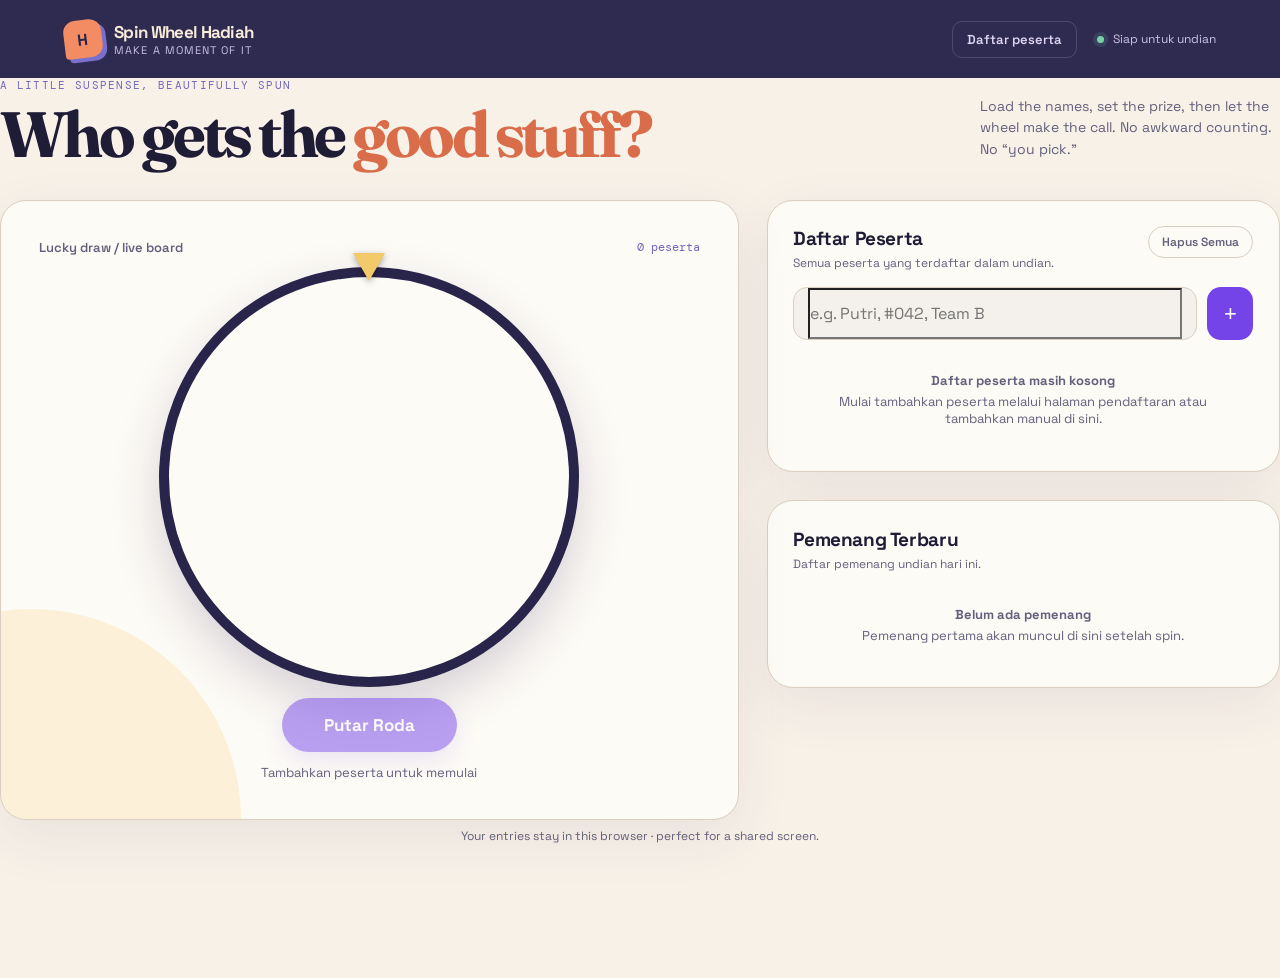
<file: index.html>
<!DOCTYPE html>
<html lang="en">
  <head>
    <meta charset="UTF-8" />
    <meta name="viewport" content="width=device-width, initial-scale=1.0" />
    <title>Spin Wheel Hadiah</title>
    <meta name="description" content="Spin Wheel Hadiah — Undian HUT RI ke-81. Load the names, set the prize, spin the wheel." />
    <meta name="robots" content="index, follow" />
    <meta property="og:title" content="Spin Wheel Hadiah" />
    <meta property="og:description" content="Undian HUT RI ke-81 lucky draw spin wheel." />
    <meta http-equiv="pragma" content="no-cache" />
    <meta http-equiv="cache-control" content="no-cache" />
    <base href="/">
    <link rel="icon" type="image/svg+xml" href="/favicon.svg" />
    <link rel="preconnect" href="https://fonts.googleapis.com">
    <link rel="preconnect" href="https://fonts.gstatic.com" crossorigin>
    <link rel="preload" href="https://fonts.googleapis.com/css2?family=Fraunces:opsz,wght@9..144,600;9..144,700&family=Space+Grotesk:wght@400;500;600;700&family=DM+Mono:wght@400;500&display=swap" as="style">
    <link href="https://fonts.googleapis.com/css2?family=Fraunces:opsz,wght@9..144,600;9..144,700&family=Space+Grotesk:wght@400;500;600;700&family=DM+Mono:wght@400;500&display=swap" rel="stylesheet">
    <style>
      *{box-sizing:border-box}
      body{margin:0;background:hsl(36 53% 94%);color:hsl(246 31% 16%);font-family:"Space Grotesk",-apple-system,BlinkMacSystemFont,sans-serif;-webkit-font-smoothing:antialiased}
      .app-shell{min-height:100vh;padding-bottom:60px}
      a{color:inherit;text-decoration:none}
      .topbar{display:flex;justify-content:space-between;align-items:center;height:78px;padding:0 clamp(20px,5vw,72px);background:#27234af5;color:#f6ecd8}
      .brand{display:flex;align-items:center;gap:12px}
      .brand-mark{width:38px;height:38px;display:grid;place-items:center;background:#f38b63;color:#29244a;border-radius:12px 12px 12px 4px;transform:rotate(-7deg);box-shadow:4px 4px #7970ce;font-weight:700}
      .brand-name{font-size:17px;font-weight:700;letter-spacing:-.04em}
      .brand-sub{font-size:11px;letter-spacing:.1em;text-transform:uppercase;color:#c7bee9}
      .topbar-actions{display:flex;align-items:center;gap:20px}
      .registration-link{color:#dfd6f5;font-size:13px;font-weight:600;padding:9px 14px;border:1px solid #ffffff26;border-radius:10px}
      .registration-link:hover{background:#ffffff14}
      .topbar-note{display:flex;align-items:center;gap:9px;color:#cbc3e5;font-size:12px}
      .live-dot{width:7px;height:7px;border-radius:999px;background:#79d1ab;box-shadow:0 0 0 4px #79d1ab24}
      .main-grid{width:min(1440px,100%);margin:0 auto;padding:clamp(24px,4vw,58px) clamp(20px,5vw,72px) 40px}
      .intro{display:flex;justify-content:space-between;align-items:end;gap:24px;margin-bottom:34px}
      .eyebrow{font-family:"DM Mono",monospace;color:#7167bd;letter-spacing:.12em;text-transform:uppercase;font-size:11px;margin:0 0 11px}
      .hero-title{font-family:"Fraunces",serif;letter-spacing:-.055em;margin:0;font-size:clamp(38px,5vw,68px);font-weight:700;line-height:.98}
      .hero-title em{color:#d96c49;font-style:normal}
      .intro-copy{max-width:300px;color:hsl(246 12% 43%);margin:0 0 5px;font-size:14px;line-height:1.55}
      .workspace{display:grid;grid-template-columns:minmax(0,1.18fr) minmax(340px,.82fr);gap:28px;align-items:start}
      .stage-card,.panel{border:1px solid hsl(37 25% 80%);background:hsl(39 67% 98%);border-radius:26px;box-shadow:0 18px 55px #3d2f5b14}
      .stage-card{display:flex;flex-direction:column;justify-content:space-between;align-items:center;min-height:620px;padding:clamp(20px,3vw,38px);position:relative;overflow:hidden}
      .stage-card:before{content:"";opacity:.35;pointer-events:none;background:#f8dca0;border-radius:50%;width:420px;height:420px;position:absolute;bottom:-210px;left:-180px}
      .stage-top{display:flex;justify-content:space-between;align-items:center;width:100%;position:relative;z-index:1}
      .stage-label{color:hsl(246 12% 43%);font-size:13px;font-weight:600}
      .entry-count{color:#7167bd;font-family:"DM Mono",monospace;font-size:12px}
      .wheel-wrap{position:relative;width:min(420px,88%);aspect-ratio:1/1;margin:10px 0;z-index:1}
      .wheel-rotor{width:100%;height:100%;border-radius:50%;overflow:hidden;border:10px solid #29244a;box-shadow:0 20px 50px #3d2f5b33;will-change:transform}
      .wheel{width:100%;height:100%}
      .wheel svg{display:block;width:100%;height:100%}
      .wheel-pin{position:absolute;top:-14px;left:50%;transform:translateX(-50%);width:0;height:0;border-left:16px solid transparent;border-right:16px solid transparent;border-top:28px solid #f3c969;z-index:3;filter:drop-shadow(0 2px 3px #00000055)}
      .spin-area{position:relative;z-index:1;display:flex;flex-direction:column;align-items:center;gap:12px}
      .spin-button{font-family:"Space Grotesk",sans-serif;font-size:17px;font-weight:700;color:#fff;background:hsl(258 79% 59%);border:none;border-radius:999px;padding:16px 42px;cursor:pointer;box-shadow:0 10px 25px #5529d033;transition:transform .15s ease,opacity .2s}
      .spin-button:hover:not(:disabled){transform:translateY(-2px)}
      .spin-button:disabled{opacity:.5;cursor:not-allowed}
      .spin-hint{color:hsl(246 12% 43%);font-size:13px;margin:0}
      .side-stack{display:flex;flex-direction:column;gap:28px}
      .panel{padding:clamp(18px,2vw,26px)}
    </style>
  </head>
  <body>
    <div id="root"></div>
    <style>
      .panel-header{display:flex;justify-content:space-between;align-items:flex-start;gap:14px;margin-bottom:16px}
      .panel-title{margin:0;font-size:19px;letter-spacing:-.02em}
      .panel-kicker{margin:4px 0 0;color:hsl(246 12% 43%);font-size:12px}
      .clear-button{font-family:inherit;font-size:12px;font-weight:600;color:hsl(246 12% 43%);background:transparent;border:1px solid hsl(37 25% 80%);border-radius:999px;padding:7px 13px;cursor:pointer}
      .clear-button:hover{background:hsl(37 25% 92%)}
      .entry-form{display:flex;gap:10px;margin-bottom:14px}
      .field-shell{flex:1;display:flex;align-items:center;background:hsl(37 25% 94%);border:1px solid hsl(37 25% 80%);border-radius:14px;padding:0 14px}
      .field-shell input{width:100%;background:transparent;outline:none;padding:13px 0;font:inherit;color:inherit}
      .add-button{width:46px;border:none;border-radius:14px;background:hsl(258 79% 59%);color:#fff;font-size:22px;cursor:pointer}
      .entry-list,.history-list{display:flex;flex-direction:column;gap:8px}
      .entry-row{display:flex;align-items:center;gap:10px;padding:10px 12px;border-radius:12px;background:hsl(37 25% 94%)}
      .entry-mark{width:10px;height:10px;border-radius:50%;flex:none}
      .entry-name{flex:1;font-size:14px}
      .entry-remove{border:none;background:transparent;color:hsl(246 12% 43%);font-size:18px;cursor:pointer;line-height:1}
      .empty-list,.empty-history{display:flex;flex-direction:column;gap:4px;color:hsl(246 12% 43%);text-align:center;padding:18px;font-size:13px}
      .history-item{display:flex;align-items:center;gap:10px;padding:10px 12px;border-radius:12px;background:hsl(37 25% 94%);font-size:13px}
      .history-item div{display:flex;flex-direction:column}
      .history-item strong{display:block;font-size:13px}
      .history-item span{color:hsl(246 12% 43%);font-size:12px}
      .history-item time{margin-left:auto;color:hsl(246 12% 43%);font-size:11px;font-family:"DM Mono",monospace}
      .history-dot{width:8px;height:8px;border-radius:50%;background:hsl(161 54% 46%);flex:none}
      .footer-note{display:flex;justify-content:center;gap:6px;color:hsl(246 12% 43%);font-size:12px;margin-top:8px}
      .reveal{position:fixed;inset:0;display:flex;align-items:center;justify-content:center;background:#0c0b1a99;z-index:50;padding:20px}
      .reveal.hidden{display:none}
      .reveal-card{position:relative;background:#fff;border-radius:26px;padding:38px 34px 30px;text-align:center;max-width:360px;width:100%;box-shadow:0 30px 80px #00000066}
      .close-reveal{position:absolute;top:14px;right:14px;border:none;background:transparent;font-size:24px;cursor:pointer;color:hsl(246 12% 43%)}
      .reveal-label{color:#7167bd;font-family:"DM Mono",monospace;text-transform:uppercase;letter-spacing:.12em;font-size:11px;margin:0}
      .reveal-icon{font-size:30px;margin:12px 0}
      .reveal-name{font-family:"Fraunces",serif;margin:0;font-size:34px;letter-spacing:-.03em}
      .reveal-prize{color:hsl(246 12% 43%);margin:8px 0 22px}
      .reveal-actions{display:flex;flex-direction:column;gap:10px}
      .keep-button,.remove-button{border:none;border-radius:999px;padding:13px;font-family:inherit;font-size:14px;font-weight:600;cursor:pointer}
      .keep-button{background:hsl(258 79% 59%);color:#fff}
      .remove-button{background:hsl(37 25% 92%);color:hsl(246 12% 43%)}
      @media (max-width:900px){.workspace{grid-template-columns:1fr}.intro{flex-direction:column;align-items:flex-start}.topbar-note{display:none}}
    </style>
    <script>
      (function () {
        "use strict";
        var ec = ["#ef6657", "#7a68cd", "#f0a851", "#ffd9a0", "#b9a7d8", "#f28f6b", "#6359b8", "#e8c77e"];
        var state = { entries: load("hadiah-entries", []), history: load("hadiah-history", []), rotation: 0, spinning: false, prizeText: "A surprise prize" };
        var rotor = null;
        function load(k, f) { try { var r = localStorage.getItem(k); return r ? JSON.parse(r) || f : f; } catch (e) { return f; } }
        function persist() { try { localStorage.setItem("hadiah-entries", JSON.stringify(state.entries)); localStorage.setItem("hadiah-history", JSON.stringify(state.history)); } catch (e) {} }
        function esc(s) { return String(s).replace(/&/g, "&amp;").replace(/</g, "&lt;").replace(/>/g, "&gt;").replace(/"/g, "&quot;"); }
        function polar(cx, cy, r, a) { var rad = (a - 90) * Math.PI / 180; return { x: cx + r * Math.cos(rad), y: cy + r * Math.sin(rad) }; }
        function wedgePath(i, n, r) { var a0 = 360 / n * i, a1 = 360 / n * (i + 1), p0 = polar(250, 250, r, a0), p1 = polar(250, 250, r, a1), large = a1 - a0 > 180 ? 1 : 0; return "M250,250 L" + p0.x.toFixed(2) + "," + p0.y.toFixed(2) + " A" + r + " " + r + " 0 " + large + " 1 " + p1.x.toFixed(2) + "," + p1.y.toFixed(2) + " Z"; }
        function renderWheel() {
          var el = document.getElementById("wheel"); if (!el) return;
          var n = state.entries.length, inner = "";
          if (n === 0) { el.innerHTML = ""; return; }
          if (n === 1) {
            inner = '<circle cx="250" cy="250" r="228" fill="' + ec[0] + '"></circle><text x="250" y="250" text-anchor="middle" dominant-baseline="middle" style="font-size:24px;fill:#fff">' + esc(state.entries[0].name) + "</text>";
          } else {
            for (var i = 0; i < n; i++) {
              var mid = 360 / n * (i + 0.5), pt = polar(250, 250, 116, mid);
              var nm = state.entries[i].name, lab = nm.length > 13 ? nm.slice(0, 12) + "\u2026" : nm;
              inner += '<path d="' + wedgePath(i, n, 228) + '" fill="' + ec[i % ec.length] + '"></path><text x="' + pt.x.toFixed(2) + '" y="' + pt.y.toFixed(2) + '" text-anchor="middle" dominant-baseline="middle" style="font-size:15px;fill:#fff">' + esc(lab) + "</text>";
            }
          }
          el.innerHTML = '<svg viewBox="0 0 500 500" xmlns="http://www.w3.org/2000/svg"><g>' + inner + '<circle cx="250" cy="250" r="40" fill="#29244a"></circle></g></svg>';
        }
        function renderEntries() {
          var list = document.getElementById("entryList"); if (!list) return;
          var n = state.entries.length;
          var c = document.getElementById("entryCount"); if (c) c.textContent = n + " peserta";
          var spin = document.getElementById("spinButton"); if (spin) spin.disabled = state.spinning || n === 0;
          var hint = document.getElementById("spinHint"); if (hint) hint.textContent = n === 0 ? "Tambahkan peserta untuk memulai" : "Satu putaran. Satu pemenang. Siapa yang menang?";
          if (n === 0) { list.innerHTML = "<div class=\"empty-list\"><strong>Daftar peserta masih kosong</strong><span>Mulai tambahkan peserta melalui halaman pendaftaran atau tambahkan manual di sini.</span></div>"; return; }
          list.innerHTML = "";
          for (var i = 0; i < n; i++) {
            var e = state.entries[i], row = document.createElement("div");
            row.className = "entry-row";
            var mk = document.createElement("span"); mk.className = "entry-mark"; mk.style.background = ec[i % ec.length];
            var nm = document.createElement("span"); nm.className = "entry-name"; 
            // Tampilkan nama lengkap jika ada, jika tidak tampilkan kode
            nm.textContent = e.fullName || e.full || e.name;
            // Tambahkan kode kecil di belakang nama
            if(e.fullName || e.full) {
              nm.innerHTML += " <small style=\"opacity:0.7;font-size:11px;\">(" + e.code + ")</small>";
            }
            var rm = document.createElement("button"); rm.type = "button"; rm.className = "entry-remove"; rm.textContent = "\u00d7"; rm.title = "Hapus";
            rm.onclick = (function (id) { return function () { state.entries = state.entries.filter(function (x) { return x.id !== id; }); persist(); render(); }; })(e.id);
            row.appendChild(mk); row.appendChild(nm); row.appendChild(rm); list.appendChild(row);
          }
        }
        function renderHistory() {
          var list = document.getElementById("historyList"); if (!list) return;
          var n = state.history.length;
          if (n === 0) { list.innerHTML = "<div class=\"empty-history\"><strong>Belum ada pemenang</strong><span>Pemenang pertama akan muncul di sini setelah spin.</span></div>"; return; }
          list.innerHTML = "";
          for (var i = 0; i < n; i++) {
            var h = state.history[i], row = document.createElement("div");
            row.className = "history-item";
            row.innerHTML = '<span class="history-dot"></span><div><strong>' + esc(h.winner) + "</strong><span>" + esc(h.prize) + "</span></div><time>" + esc(h.time) + "</time>";
            list.appendChild(row);
          }
        }
        function render() { renderWheel(); renderEntries(); renderHistory(); }
        function spin() {
          var n = state.entries.length; if (state.spinning || n === 0) return;
          state.spinning = true;
          var k = Math.floor(Math.random() * n), seg = 360 / n;
          var B = ((state.rotation % 360) + 360) % 360;
          var X = 360 - (seg * (k + 0.5)) - B; while (X < 0) X += 360;
          var target = state.rotation + 1440 + X; state.rotation = target;
          if (rotor) { rotor.style.transition = "transform 3.8s cubic-bezier(.15,.7,.15,.1)"; rotor.style.transform = "rotate(" + target + "deg)"; }
          var btn = document.getElementById("spinButton"); if (btn) { btn.disabled = true; btn.textContent = "Mencari pemenang\u2026"; }
          var hint = document.getElementById("spinHint"); if (hint) hint.textContent = "Lagi berputar\u2026";
          setTimeout(function () {
            var winner = state.entries[k];
            state.spinning = false;
            state.history.unshift({ id: Date.now() + "-" + k, winner: winner.name, prize: state.prizeText, time: new Date().toLocaleTimeString([], { hour: "2-digit", minute: "2-digit" }) });
            state.history = state.history.slice(0, 20); persist();
            renderEntries(); renderHistory(); showReveal(winner);
          }, 3900);
        }
        function showReveal(w) { var m = document.getElementById("reveal"); if (!m) return; document.getElementById("revealName").textContent = w.name; document.getElementById("revealPrize").textContent = state.prizeText; m.classList.remove("hidden"); }
        function hideReveal() { var m = document.getElementById("reveal"); if (m) m.classList.add("hidden"); }
        function removeWinner() { var nm = document.getElementById("revealName").textContent; state.entries = state.entries.filter(function (e) { return e.name !== nm; }); persist(); render(); hideReveal(); }
        window.__spin = spin;
        window.__close = hideReveal;
        window.__removeWinner = removeWinner;
        window.__clear = function () { if (state.entries.length === 0) return; if (!confirm("Clear every entry from this wheel?")) return; state.entries = []; persist(); render(); };
        window.__add = function (ev) { ev.preventDefault(); var input = document.getElementById("entryInput"); var val = (input.value || "").trim(); if (val) { state.entries.push({ id: Date.now() + "-" + Math.random().toString(36).slice(2, 7), name: val }); persist(); render(); input.value = ""; } return false; };
        function build() {
          var root = document.getElementById("root");
          root.innerHTML =
            '<header class="topbar">' +
              '<a class="brand" href="./"><span class="brand-mark">H</span><div><div class="brand-name">Spin Wheel Hadiah</div><div class="brand-sub">make a moment of it</div></div></a>' +
              '<nav class="topbar-actions"><a class="registration-link" href="/pendaftaran/">Daftar peserta</a><div class="topbar-note"><span class="live-dot"></span>Siap untuk undian</div></nav>' +
            "</header>" +
            '<main class="app-shell">' +
              '<section class="intro"><div><p class="eyebrow">A little suspense, beautifully spun</p><h1 class="hero-title">Who gets the <em>good stuff?</em></h1></div><p class="intro-copy">Load the names, set the prize, then let the wheel make the call. No awkward counting. No &ldquo;you pick.&rdquo;</p></section>' +
              '<div class="workspace">' +
                '<section class="stage-card" aria-label="Spin wheel area"><div class="stage-top"><span class="stage-label">Lucky draw / live board</span><span class="entry-count" id="entryCount"></span></div>' +
                '<div class="wheel-wrap"><div class="wheel-pin"></div><div class="wheel-rotor" id="wheelRotor"><div id="wheel" class="wheel"></div></div></div>' +
                '<div class="spin-area"><button id="spinButton" class="spin-button" type="button" onclick="window.__spin&&window.__spin()">Putar Roda</button><p id="spinHint" class="spin-hint"></p></div></section>' +
                '<div class="side-stack">' +
                  '<section class="panel" aria-labelledby="entries-title"><div class="panel-header"><div><h2 id="entries-title" class="panel-title">Daftar Peserta</h2><p class="panel-kicker">Semua peserta yang terdaftar dalam undian.</p></div><button class="clear-button" type="button" onclick="window.__clear&&window.__clear()">Hapus Semua</button></div>' +
                  '<form class="entry-form" onsubmit="return window.__add(event)"><label class="field-shell"><input id="entryInput" maxlength="42" placeholder="e.g. Putri, #042, Team B"></label><button class="add-button" type="submit" title="Add">+</button></form>' +
                  '<div id="entryList" class="entry-list"></div></section>' +
                  '<section class="panel" aria-labelledby="history-title"><div class="panel-header"><div><h2 id="history-title" class="panel-title">Pemenang Terbaru</h2><p class="panel-kicker">Daftar pemenang undian hari ini.</p></div></div><div id="historyList" class="history-list"></div></section>' +
                "</div>" +
              "</div>" +
              '<div class="footer-note">Your entries stay in this browser &middot; perfect for a shared screen.</div>' +
            "</main>" +
            '<div id="reveal" class="reveal hidden" role="dialog" aria-modal="true"><div class="reveal-card"><button class="close-reveal" type="button" onclick="window.__close&&window.__close()" aria-label="Tutup">&times;</button><p class="reveal-label">Roda telah berbicara!</p><div class="reveal-icon">&#127919;</div><h2 class="reveal-name" id="revealName"></h2><p class="reveal-prize">mendapatkan <strong id="revealPrize"></strong></p><div class="reveal-actions"><button class="remove-button" type="button" onclick="window.__removeWinner&&window.__removeWinner()">Hapus pemenang</button><button class="keep-button" type="button" onclick="window.__close&&window.__close()">Biarkan tetap ada</button></div></div></div>';
          rotor = document.getElementById("wheelRotor");
        }
        build();
        render();
      })();
    </script>
  </body>
</html>
</file>
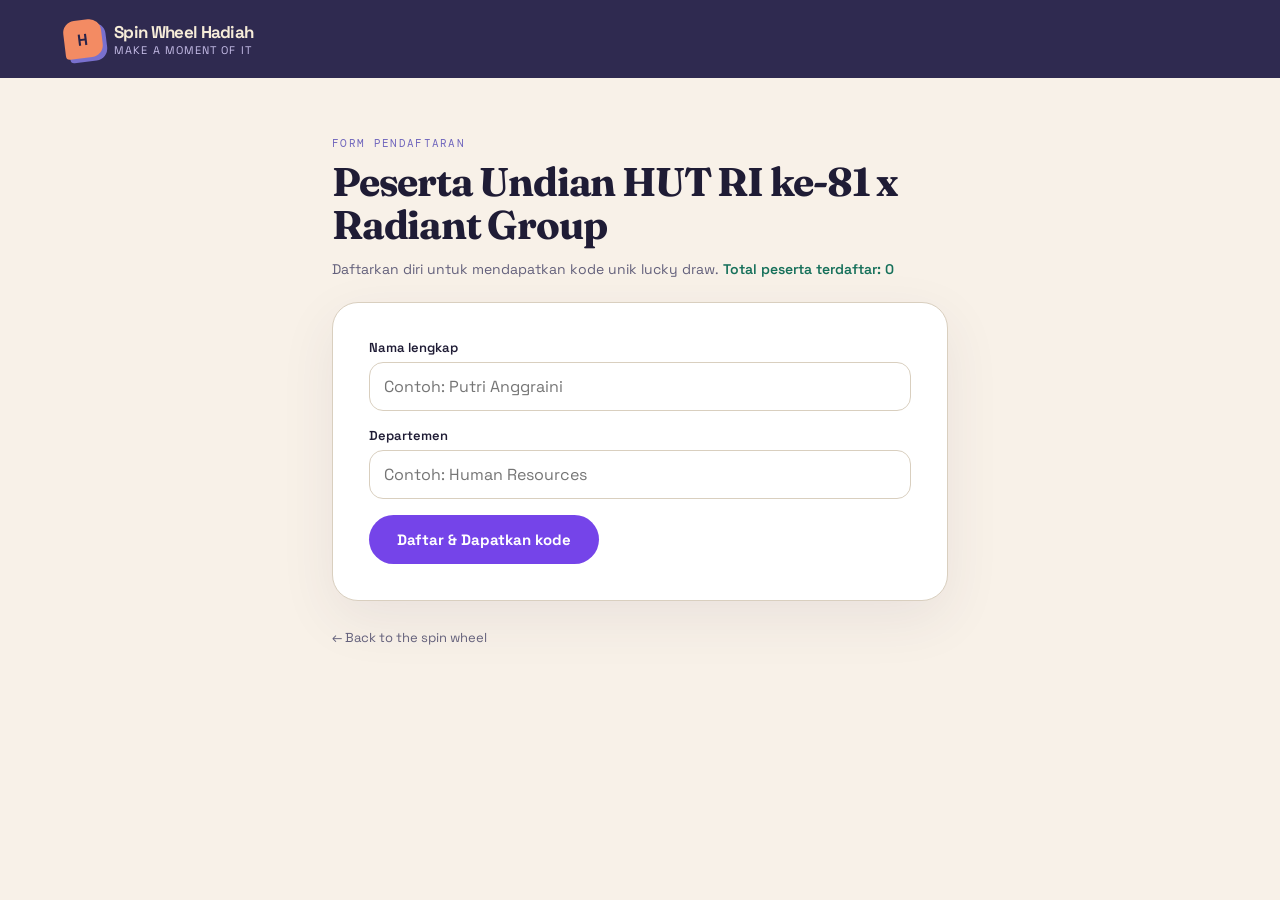
<file: pendaftaran/index.html>
<!DOCTYPE html>
<html lang="en">
  <head>
    <meta charset="UTF-8" />
    <meta name="viewport" content="width=device-width, initial-scale=1.0" />
    <title>Pendaftaran — Spin Wheel Hadiah</title>
    <meta name="description" content="Pendaftaran peserta Undian HUT RI ke-81." />
    <meta name="robots" content="index, follow" />
    <meta http-equiv="pragma" content="no-cache" />
    <meta http-equiv="cache-control" content="no-cache" />
    <base href="/">
    <link rel="icon" type="image/svg+xml" href="/favicon.svg" />
    <link rel="preconnect" href="https://fonts.googleapis.com">
    <link rel="preconnect" href="https://fonts.gstatic.com" crossorigin>
    <link rel="preload" href="https://fonts.googleapis.com/css2?family=Fraunces:opsz,wght@9..144,600;9..144,700&family=Space+Grotesk:wght@400;500;600;700&family=DM+Mono:wght@400;500&display=swap" as="style">
    <link href="https://fonts.googleapis.com/css2?family=Fraunces:opsz,wght@9..144,600;9..144,700&family=Space+Grotesk:wght@400;500;600;700&family=DM+Mono:wght@400;500&display=swap" rel="stylesheet">
    <style>
      *{box-sizing:border-box}
      body{margin:0;background:hsl(36 53% 94%);color:hsl(246 31% 16%);font-family:"Space Grotesk",-apple-system,sans-serif;-webkit-font-smoothing:antialiased}
      a{color:inherit;text-decoration:none}
      .topbar{display:flex;justify-content:space-between;align-items:center;height:78px;padding:0 clamp(20px,5vw,72px);background:#27234af5;color:#f6ecd8}
      .brand{display:flex;align-items:center;gap:12px}
      .brand-mark{width:38px;height:38px;display:grid;place-items:center;background:#f38b63;color:#29244a;border-radius:12px 12px 12px 4px;transform:rotate(-7deg);box-shadow:4px 4px #7970ce;font-weight:700}
      .brand-name{font-size:17px;font-weight:700;letter-spacing:-.04em}
      .brand-sub{font-size:11px;letter-spacing:.1em;text-transform:uppercase;color:#c7bee9}
      .registration-page{max-width:760px;margin:0 auto;padding:clamp(44px,6vw,58px) clamp(24px,6vw,72px) 72px}
      .registration-eyebrow{font-family:"DM Mono",monospace;color:#7167bd;text-transform:uppercase;letter-spacing:.12em;font-size:11px;margin:0 0 10px}
      .registration-title{font-family:"Fraunces",serif;letter-spacing:-.03em;margin:0;font-size:clamp(26px,4vw,40px);line-height:1.08}
      .registration-copy{color:hsl(246 12% 43%);margin:14px 0 24px;font-size:14px}
      .registration-card{background:#fff;border:1px solid hsl(37 25% 80%);border-radius:26px;padding:clamp(22px,3vw,36px);box-shadow:0 18px 55px #3d2f5b14}
      .registration-field{margin-bottom:16px}
      .registration-field label{display:block;margin:0 0 6px;font-size:13px;font-weight:600}
      .registration-field input{width:100%;padding:13px 14px;border:1px solid hsl(37 25% 80%);border-radius:14px;background:#fff;font:inherit;color:inherit}
      .register-button{background:hsl(258 79% 59%);color:#fff;border:none;border-radius:999px;padding:15px 28px;font-family:inherit;font-size:15px;font-weight:700;cursor:pointer}
      .success-mark{width:46px;height:46px;border-radius:50%;background:hsl(161 54% 46%);color:#fff;display:grid;place-items:center;font-size:22px;margin:0 auto}
      .success-title{margin:0;font-size:19px;letter-spacing:-.02em}
      .success-code{font-family:"DM Mono",monospace;font-size:22px;color:#16705a;margin:8px 0}
      .success-detail{color:hsl(246 12% 43%);font-size:13px;margin:0}
      .succ-button{background:hsl(258 79% 59%);color:#fff;border:none;border-radius:999px;padding:12px 24px;font-family:inherit;font-size:14px;font-weight:600;cursor:pointer;margin-top:18px}
      .back-link{display:inline-flex;align-items:center;gap:6px;margin:28px 0 0;color:hsl(246 12% 43%);font-size:13px}
    </style>
  </head>
  <body>
    <div id="root"></div>
    <script>
      (function () {
        "use strict";
        function esc(s) { return String(s).replace(/&/g, "&amp;").replace(/</g, "&lt;").replace(/>/g, "&gt;").replace(/"/g, "&quot;"); }
        function readEntries() { try { var r = localStorage.getItem("hadiah-entries"); return r ? JSON.parse(r) || [] : []; } catch (e) { return []; } }
        window.__curCode = "";
        window.copyCode = function () { if (window.__curCode) { try { navigator.clipboard.writeText(window.__curCode); } catch (e) {} } };
        window.__reg = function (ev) {
          ev.preventDefault();
          var name = document.getElementById("regName");
          var dept = document.getElementById("regDept");
          var res = document.getElementById("regResult");
          if (!name || !dept || !res) return false;
          
          var nm = name.value.trim(), dp = dept.value.trim();
          if (!nm || !dp) {
            alert("Mohon isi semua field dengan lengkap!");
            return false;
          }
          
          // Generate kode unik yang lebih aman
          var timestamp = Date.now();
          var randomStr = Math.random().toString(36).slice(2, 8).toUpperCase();
          var code = "#HUT81-" + randomStr;
          
          try {
            var entries = readEntries();
            // Simpan data lengkap untuk keperluan audit
            entries.push({ 
              id: timestamp + "-" + Math.random().toString(36).slice(2, 7), 
              code: code,
              name: code, // Tampilkan kode di wheel spin
              fullName: nm, 
              department: dp,
              registeredAt: new Date().toISOString()
            });
            localStorage.setItem("hadiah-entries", JSON.stringify(entries));
            window.__curCode = code;
            
            // Reset form
            name.value = "";
            dept.value = "";
            
            // Tampilkan pesan sukses dengan tombol kembali ke wheel
            res.innerHTML = '<div class="registration-card" style="text-align:center"><span class="success-mark">\u2713</span><h2 class="success-title">Pendaftaran berhasil!</h2><p class="success-detail">Kode unik lucky draw kamu:</p><p class="success-code">' + esc(code) + '</p><p class="success-detail">' + esc(nm) + ' &middot; ' + esc(dp) + '</p><p style="margin-top:12px;font-size:12px;color:#16705a;">✅ Kode berhasil ditambahkan ke daftar undian!</p><div style="display:flex;gap:12px;justify-content:center;margin-top:18px;"><button class="succ-button" type="button" onclick="window.copyCode()" style="background:hsl(37 25% 92%);color:hsl(246 12% 43%);">Salin kode</button><a href="/" class="succ-button" style="text-decoration:none;display:inline-block;">Buka Spin Wheel</a></div></div>';
          } catch (e) {
            res.innerHTML = '<div class="registration-card" style="text-align:center"><span class="success-mark" style="background:#ef6657;">!</span><h2 class="success-title">Terjadi kesalahan</h2><p class="success-detail">Mohon coba lagi nanti.</p><a href="/" class="succ-button" style="text-decoration:none;display:inline-block;margin-top:18px;">Kembali</a></div>';
          }
          return false;
        };
        var root = document.getElementById("root");
        root.innerHTML =
          '<header class="topbar"><a class="brand" href="/"><span class="brand-mark">H</span><div><div class="brand-name">Spin Wheel Hadiah</div><div class="brand-sub">make a moment of it</div></div></a></header>' +
          '<main class="registration-page">' +
            '<p class="registration-eyebrow">Form pendaftaran</p>' +
            '<h1 class="registration-title">Peserta Undian HUT RI ke-81 x Radiant Group</h1>' +
            '<p class="registration-copy">Daftarkan diri untuk mendapatkan kode unik lucky draw. <span style="color:#16705a;font-weight:600;">Total peserta terdaftar: ' + readEntries().length + '</span></p>' +
            '<div class="registration-card"><form onsubmit="return window.__reg(event)">' +
              '<div class="registration-field"><label for="regName">Nama lengkap</label><input id="regName" maxlength="60" required placeholder="Contoh: Putri Anggraini"></div>' +
              '<div class="registration-field"><label for="regDept">Departemen</label><input id="regDept" maxlength="60" required placeholder="Contoh: Human Resources"></div>' +
              '<button class="register-button" type="submit">Daftar &amp; Dapatkan kode</button>' +
            '</form></div><div id="regResult"></div><a class="back-link" href="/">\u2190 Back to the spin wheel</a>' +
          "</main>";
      })();
    </script>
  </body>
</html>
</file>
